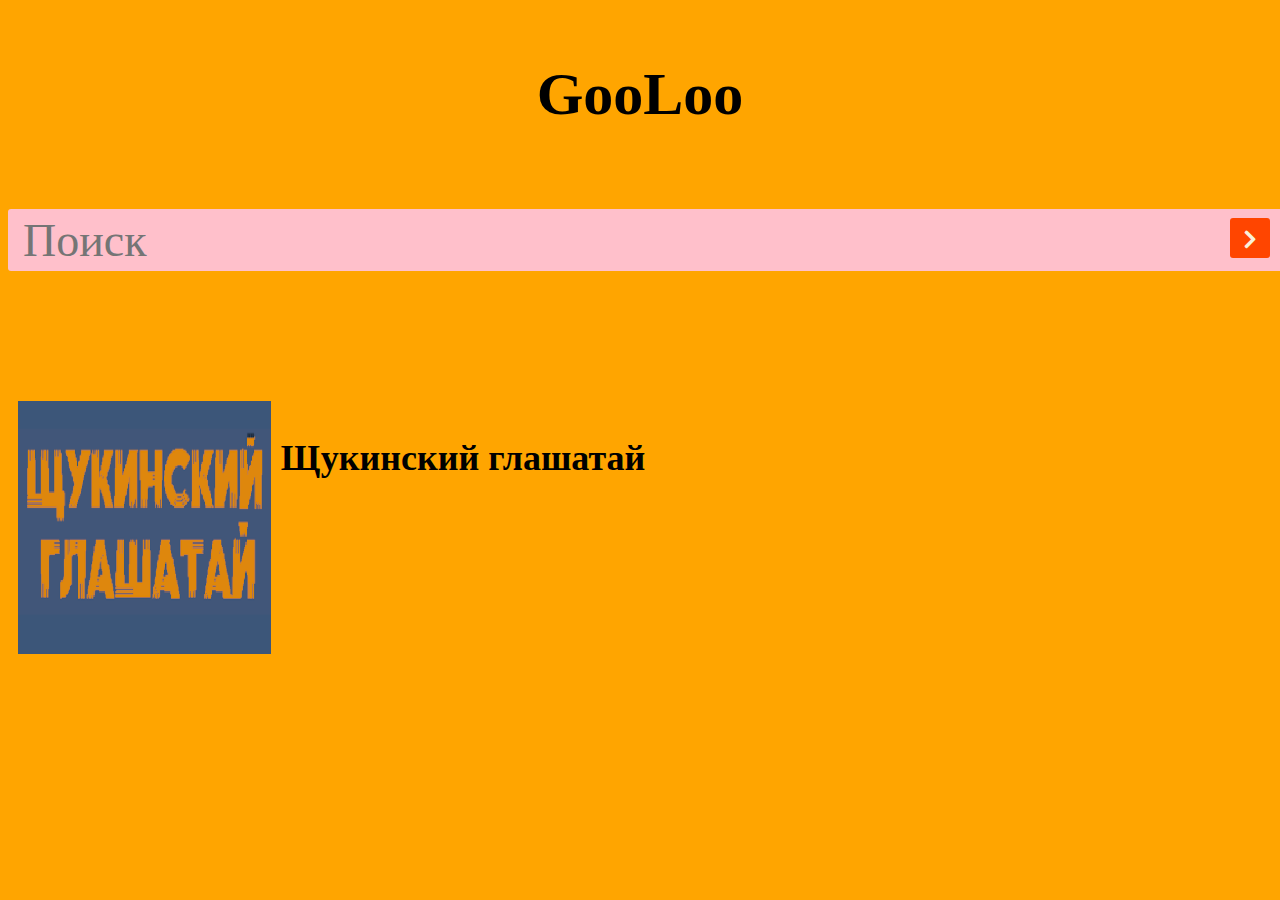
<file: index.html>
<!DOCTYPE html>
<html lang="en">
<head>
  <meta charset="UTF-8">
  <link rel="stylesheet" type="text/css" href="css/search.css">
  <link rel="stylesheet" href="https://maxcdn.bootstrapcdn.com/font-awesome/4.5.0/css/font-awesome.min.css">
  <meta http-equiv="X-UA-Compatible" content="IE=edge">
  <meta name="viewport" content="width=device-width, initial-scale=1.0">
  <title>GooLoo</title>
</head>
<body style="background-color:orange;">

    <h1 class="center">GooLoo</h1>

    <div class="d2">
      <form onsubmit="changelocation(event)">
        <input type="text" placeholder="Поиск" class="main-input">
        <button type="submit"></button>
      </form>
    </div>
    <script src="script.js"></script>

    <div style="padding-top: 100px;">

        <div class="right"><img src="photos/header_mini.png" width="20%" align="left" hspace="10"></div>
        <a href="main.html"><p><b>Щукинский глашатай</b></p></a>

    </div>

</body>
</html>
</file>
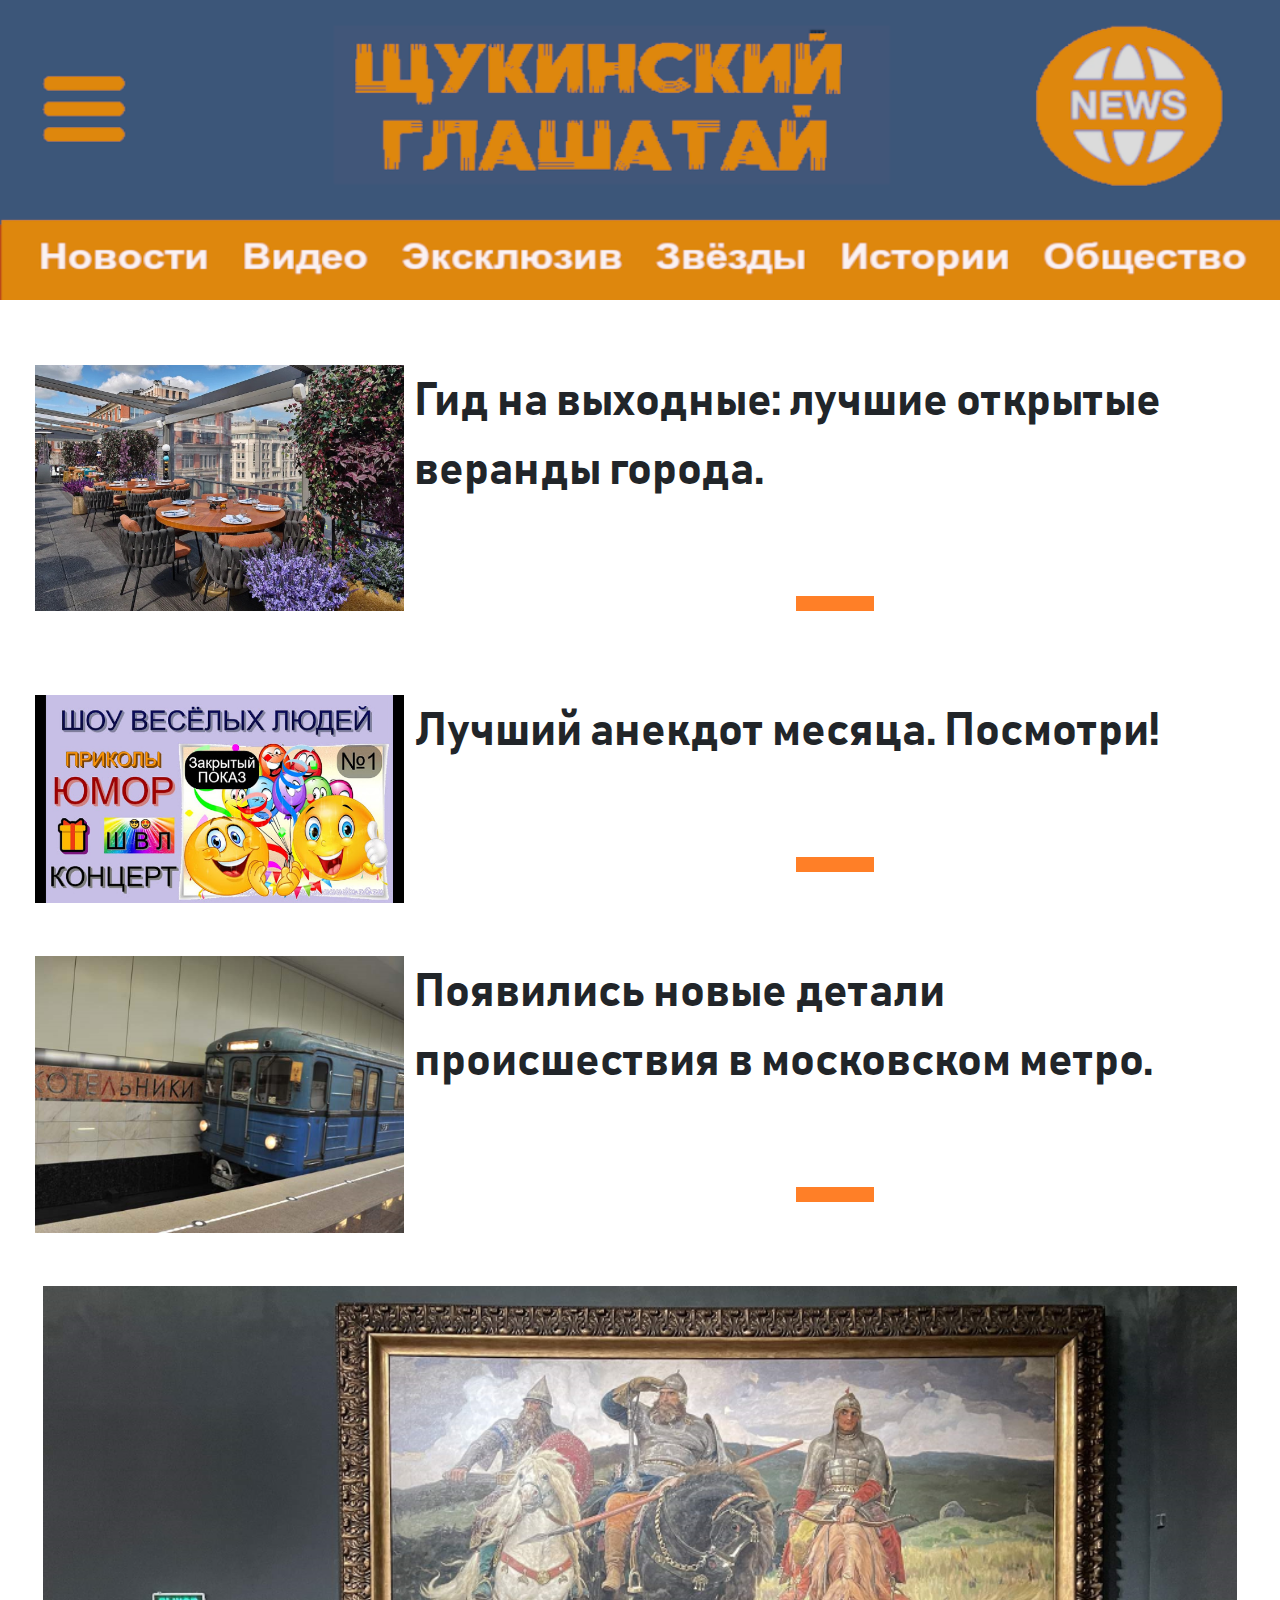
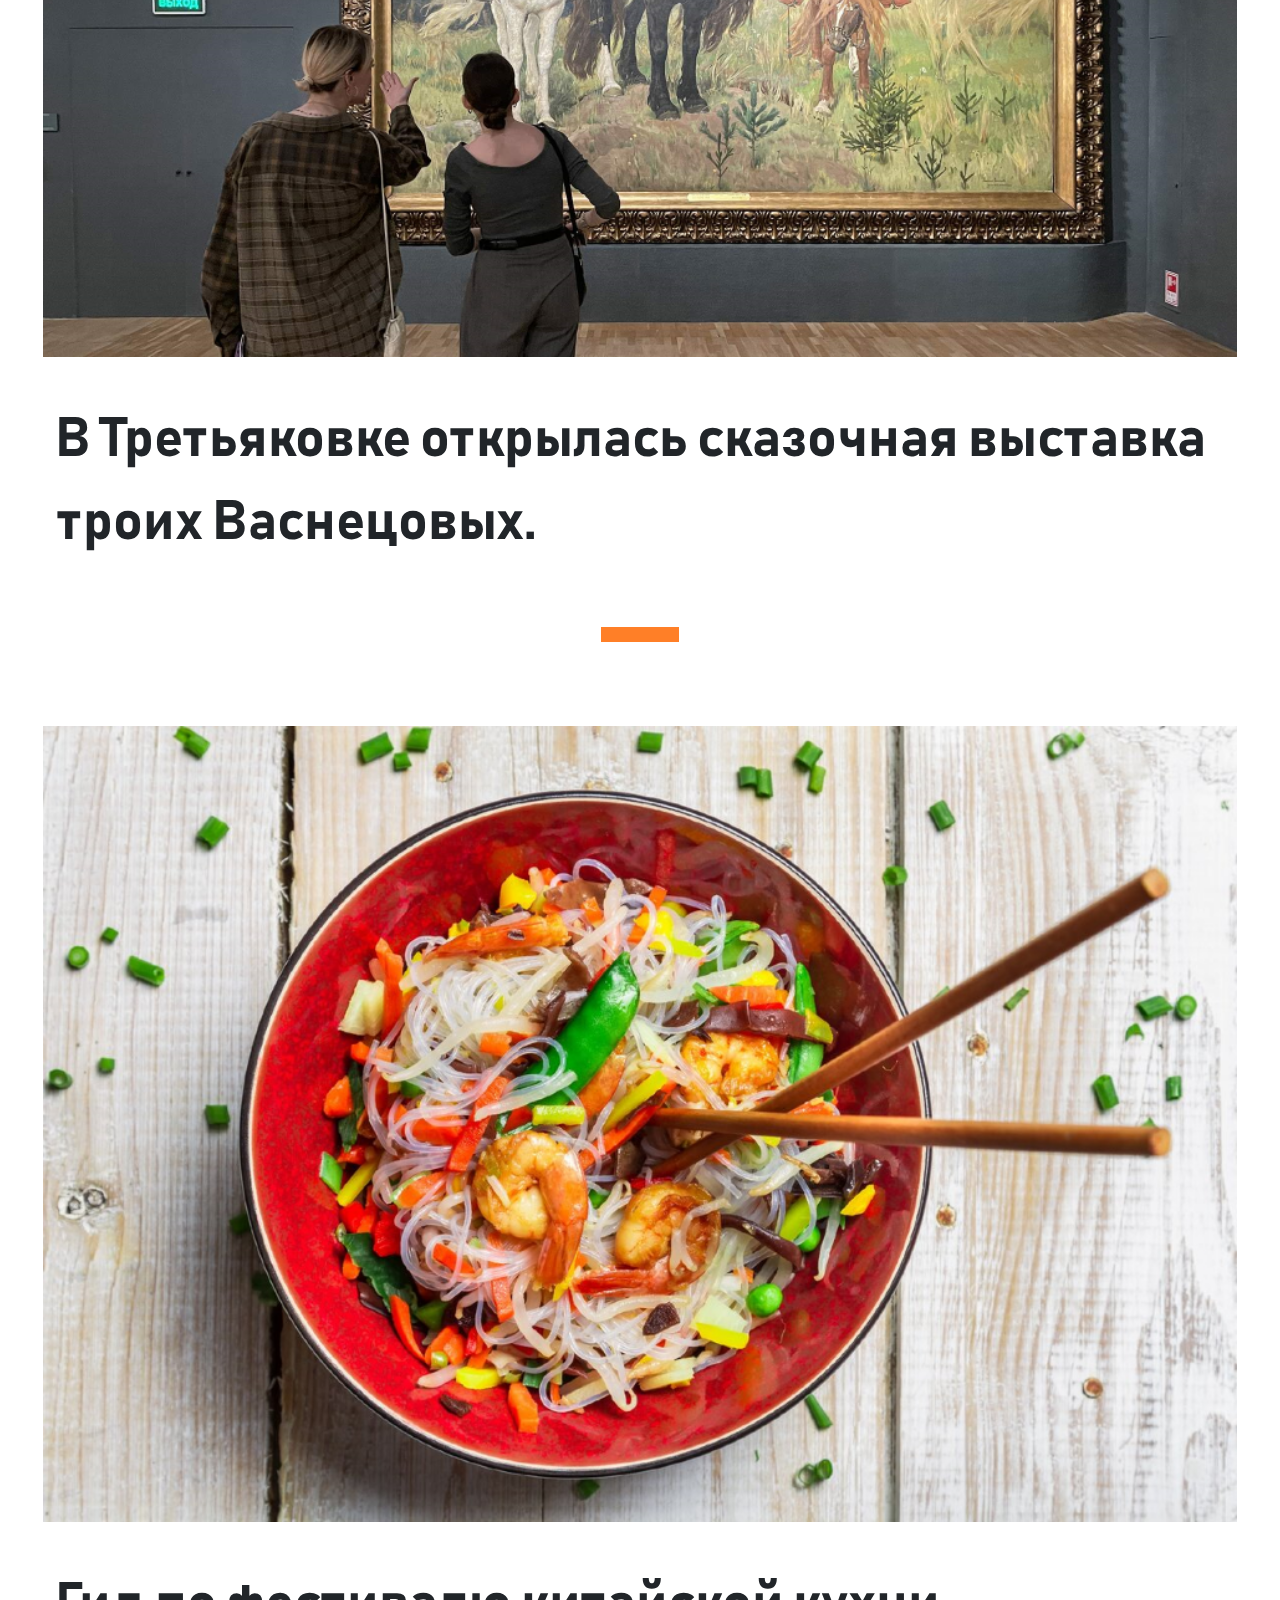
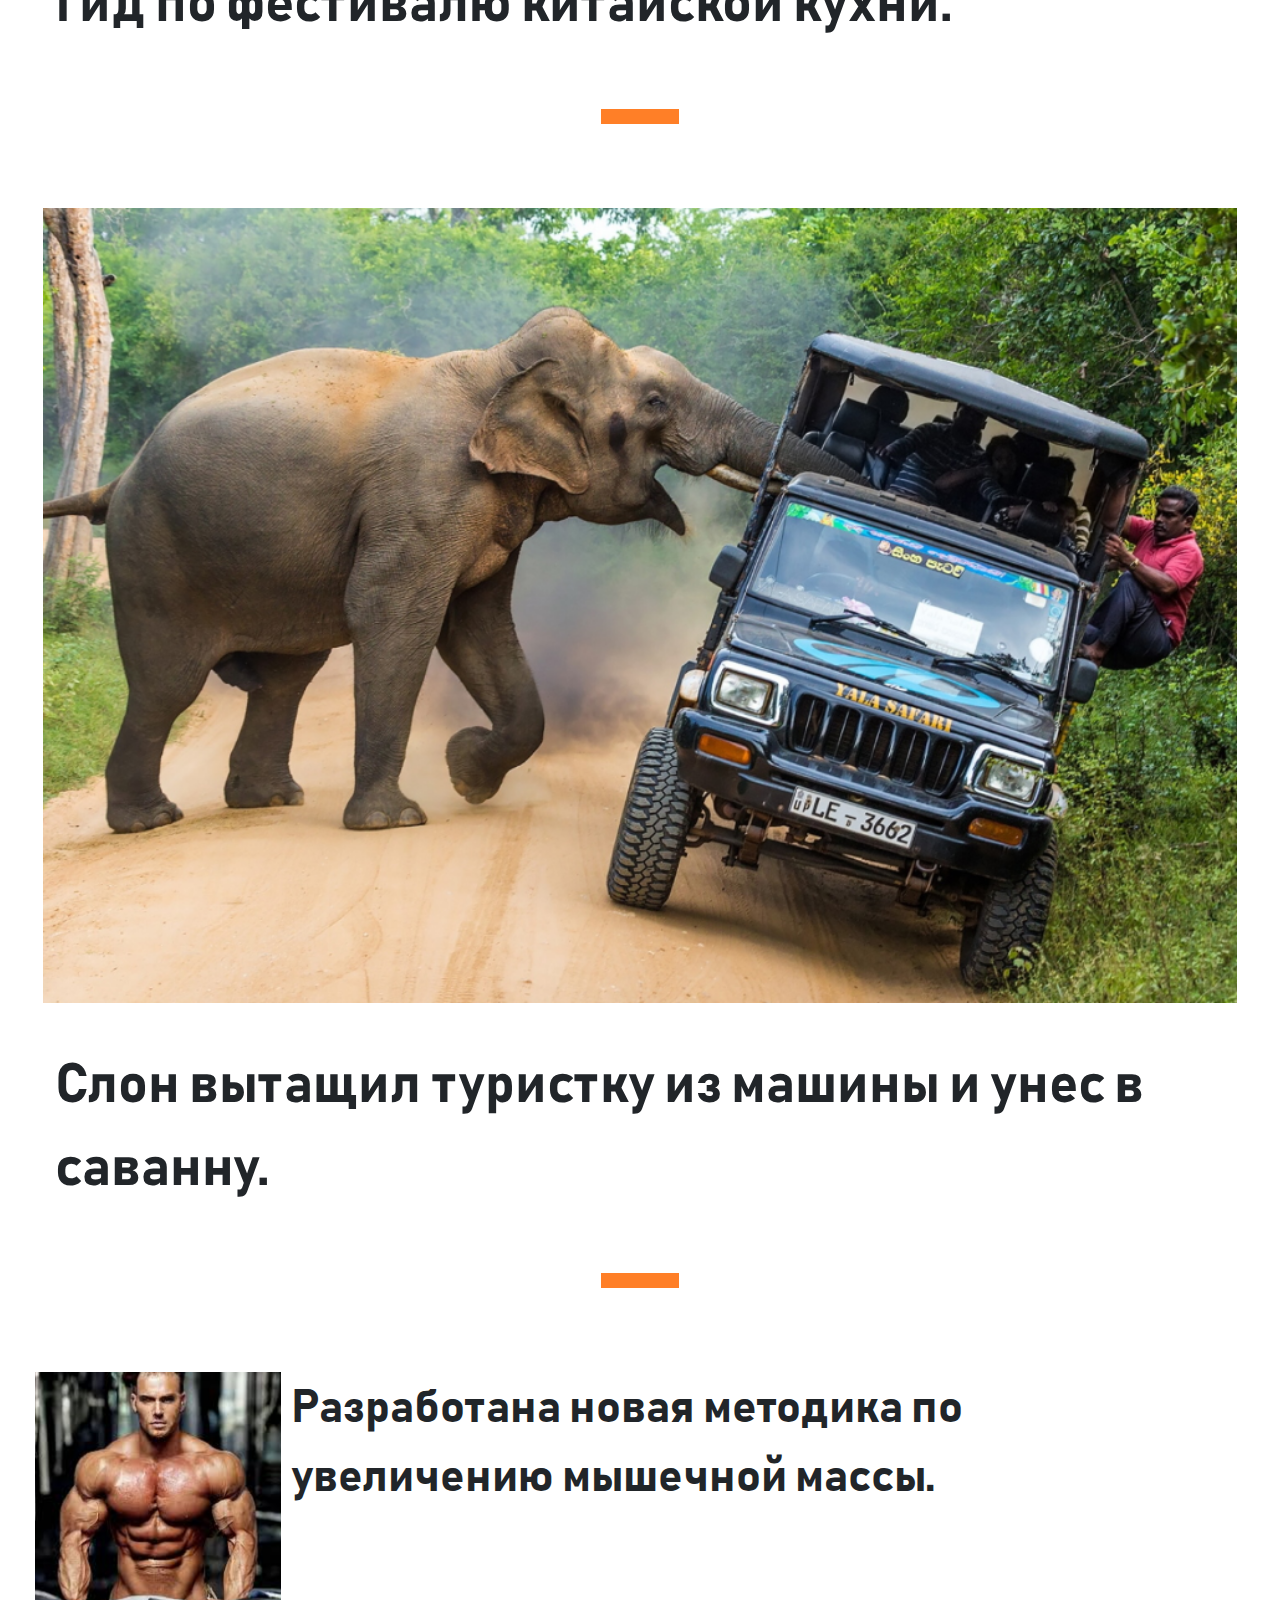
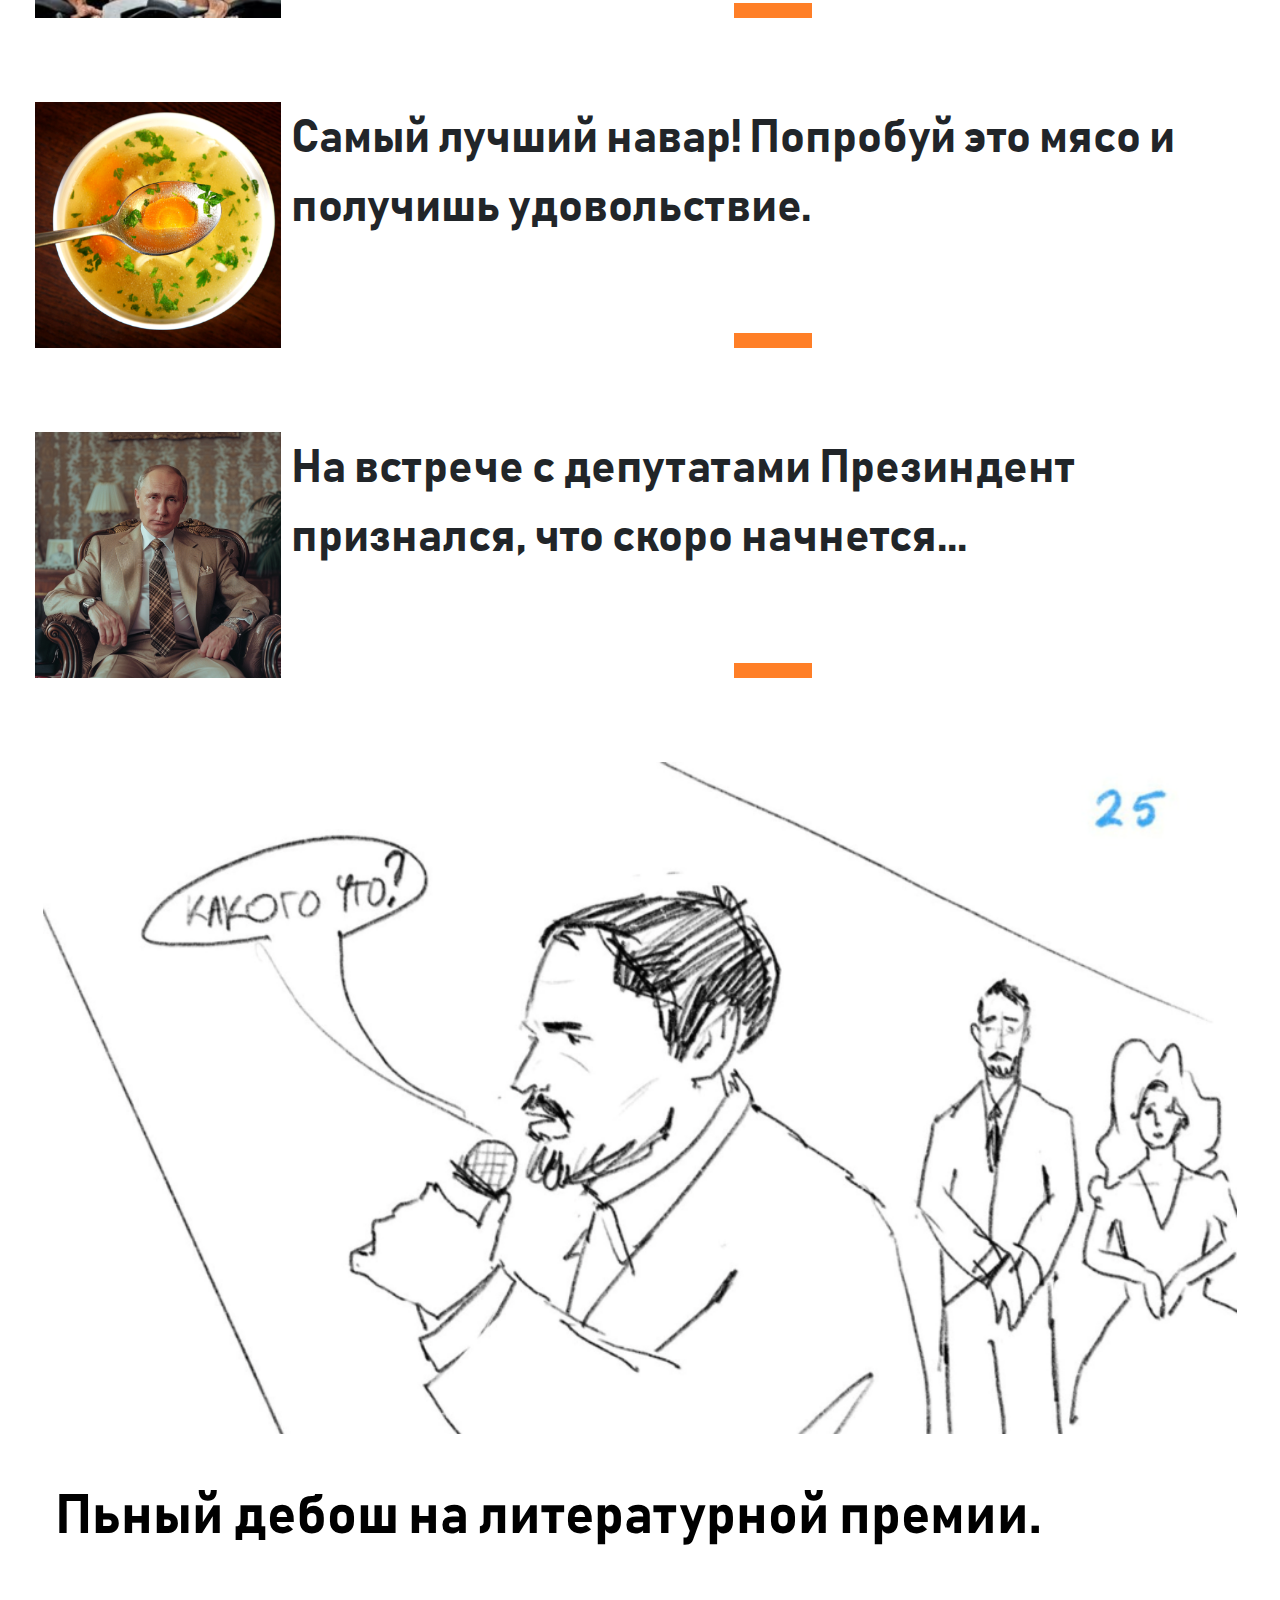
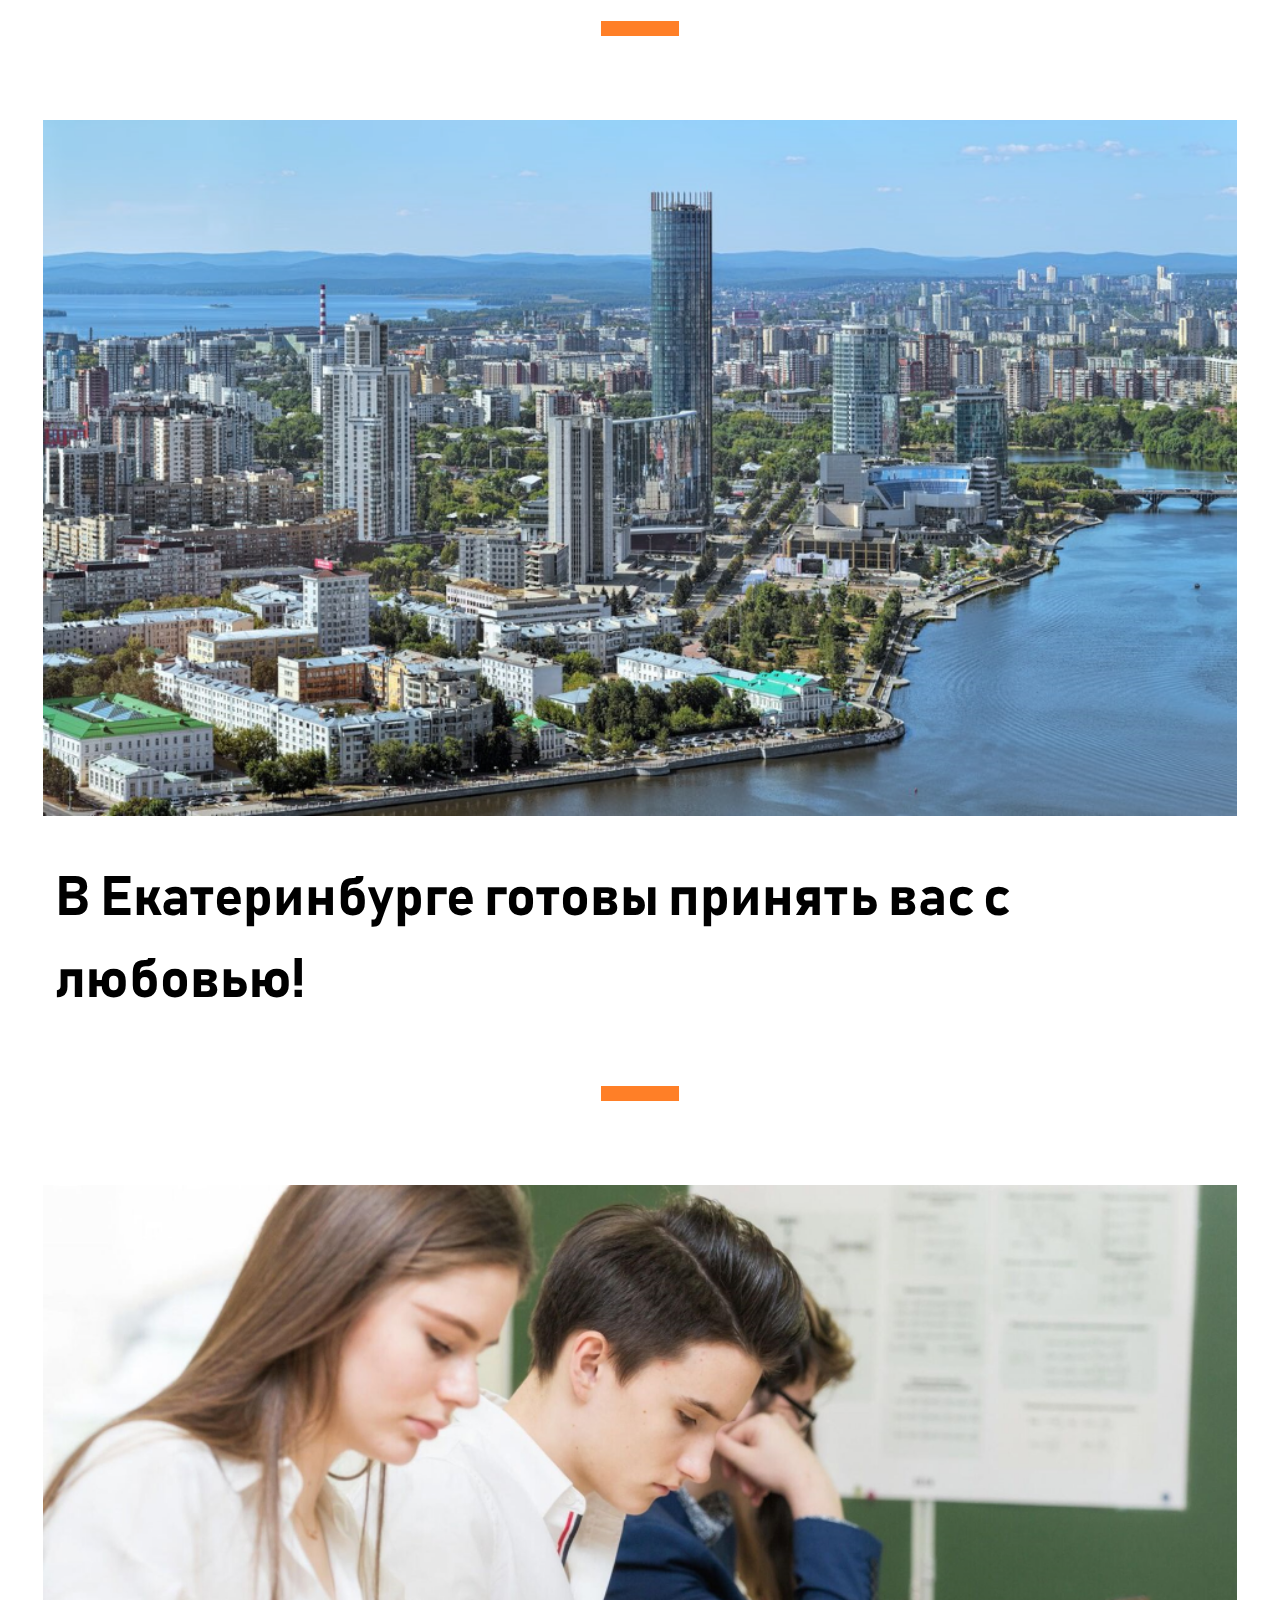
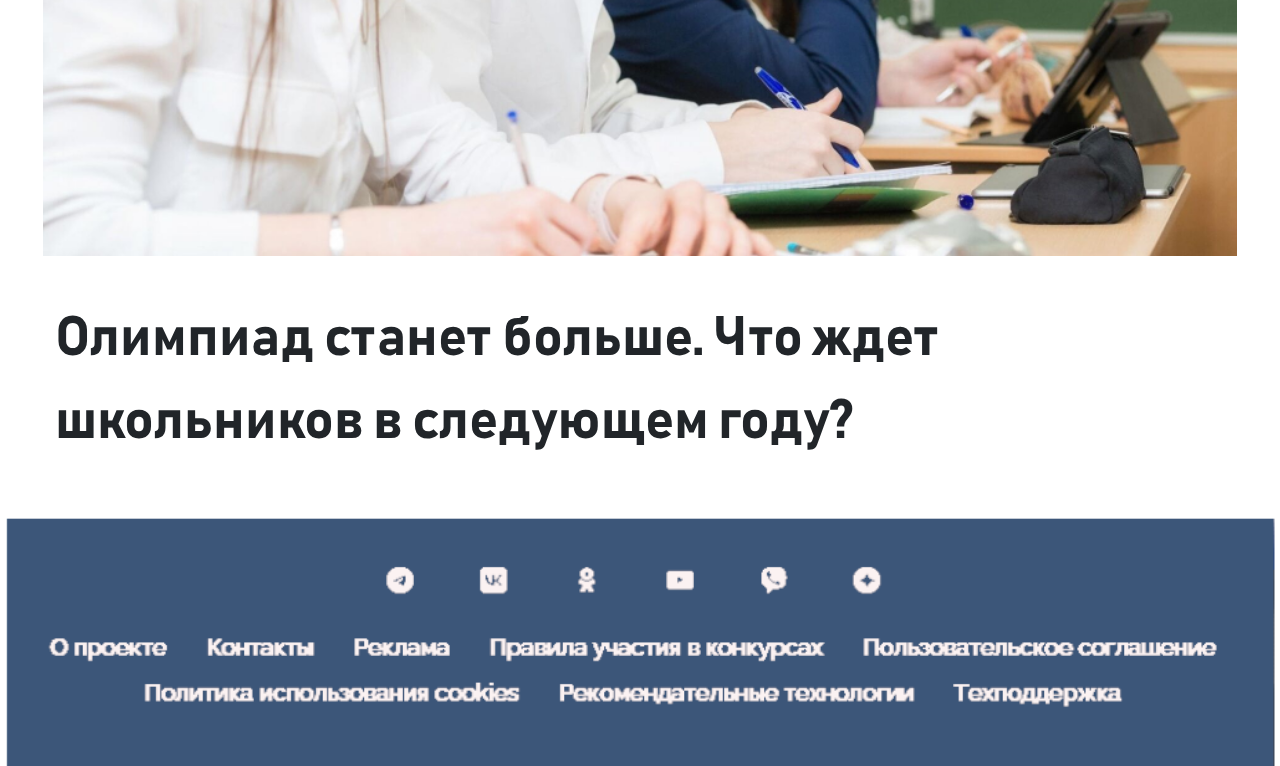
<file: main.html>
<!DOCTYPE html>
<html lang="ru">
<head>

    <link href="https://cdn.jsdelivr.net/npm/bootstrap@5.3.3/dist/css/bootstrap.min.css" rel="stylesheet" integrity="sha384-QWTKZyjpPEjISv5WaRU9OFeRpok6YctnYmDr5pNlyT2bRjXh0JMhjY6hW+ALEwIH" crossorigin="anonymous">
    <meta charset="UTF-8">
    <link rel="stylesheet" type="text/css" href="css/main.css">
    <title>Щукинский глашатай</title>

</head>


<body style="background-color:white;">

    <header>
        <img src="photos/header.png" width="100%" height="300">
    </header>

    <div class="content">

         <div class="right"><img src="photos/photo_mini_index_1.png" align="left" hspace="10" width="30%"></div>
        <p class="minibig"><b>Гид на выходные: лучшие открытые веранды города.</b></p>
        <div class="hr"><img src="photos/hr.png"></div>

        <div class="right"><img src="photos/photo_mini_index_2.png" align="left" hspace="10" width="30%"></div>
        <p class="minibig"><b>Лучший анекдот месяца. Посмотри!</b></p>
        <div class="hr"><img src="photos/hr.png"></div>

        <div class="right"><img src="photos/photo_mini_index_3.png" align="left" hspace="10" width="30%"></div>
        <p class="minibig"><b>Появились новые детали происшествия в московском метро.</b></p>
        <div class="hr"><img src="photos/hr.png"></div>

        <div class="center"><img src="photos/index_photo_1.png" align="middle" width="97%"></div>
        <p class="big"><b>В Третьяковке открылась сказочная выставка троих Васнецовых.</b></p>
        <div class="hr"><img src="photos/hr.png"></div>

        <div class="center"><img src="photos/index_photo_2.png" align="middle" width="97%"></div>
        <p class="big"><b>Гид по фестивалю китайской кухни.</b></p>
        <div class="hr"><img src="photos/hr.png"></div>

        <div class="center"><img src="photos/index_photo_3.png" align="middle" width="97%"></div>
        <p class="big"><b>Слон вытащил туристку из машины и унес в саванну.</b></p>
        <div class="hr"><img src="photos/hr.png"></div>

       <div class="right"><img src="photos/index_photo_mini_1.png" align="left" hspace="10" width="20%"></div>
        <p class="minibig"><b>Разработана новая методика по увеличению мышечной массы.</b></p>
        <div class="hr"><img src="photos/hr.png"></div>

        <div class="right"><img src="photos/index_photo_mini_2.png" align="left" hspace="10" width="20%"></div>
        <p class="minibig"><b>Самый лучший навар! Попробуй это мясо и получишь удовольствие.</b></p>
        <div class="hr"><img src="photos/hr.png"></div>

        <div class="right"><img src="photos/index_photo_mini_3.png" align="left" hspace="10" width="20%"></div>
        <p class="minibig"><b>На встрече с депутатами Презиндент признался, что скоро начнется...</b></p>
        <div class="hr"><img src="photos/hr.png"></div>

        <div class="center"><img src="photos/news_photo_2.png" align="middle" width="97%"></div>
        <a href="news.html"><p class="big"><b>Пьный дебош на литературной премии.</b></p></a>
        <div class="hr"><img src="photos/hr.png"></div>

        <div class="center"><img src="photos/index_photo_4.png" align="middle" width="97%"></div>
        <a href="main.html"><p class="big"><b>В Екатеринбурге готовы принять вас с любовью!</b></p></a>
        <div class="hr"><img src="photos/hr.png"></div>

        <div class="center"><img src="photos/index_photo_5.png" align="middle" width="97%"></div>
        <p class="big"><b>Олимпиад станет больше. Что ждет школьников в следующем году?</b></p>

    </div>

    <footer>
        <img src="photos/footer.png" width="100%" height="250">
    </footer>

</body>
</html>
</file>
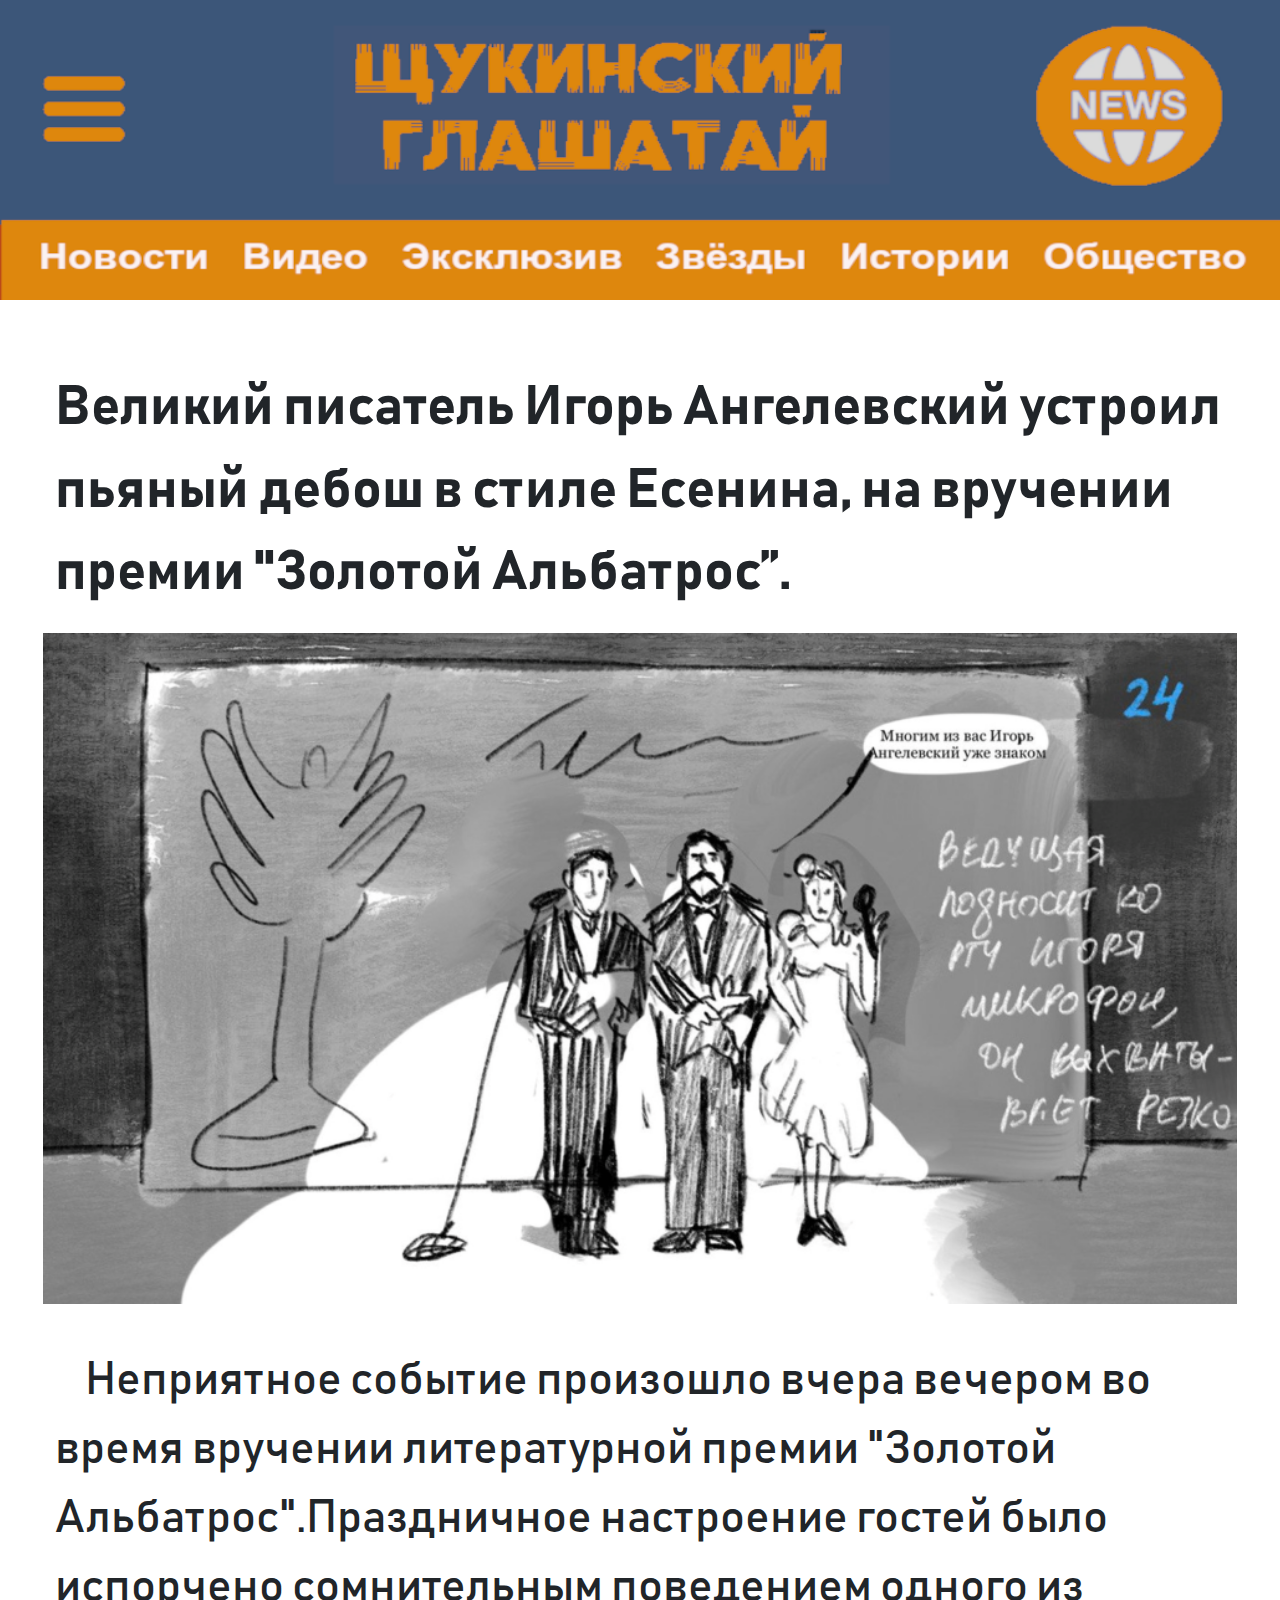
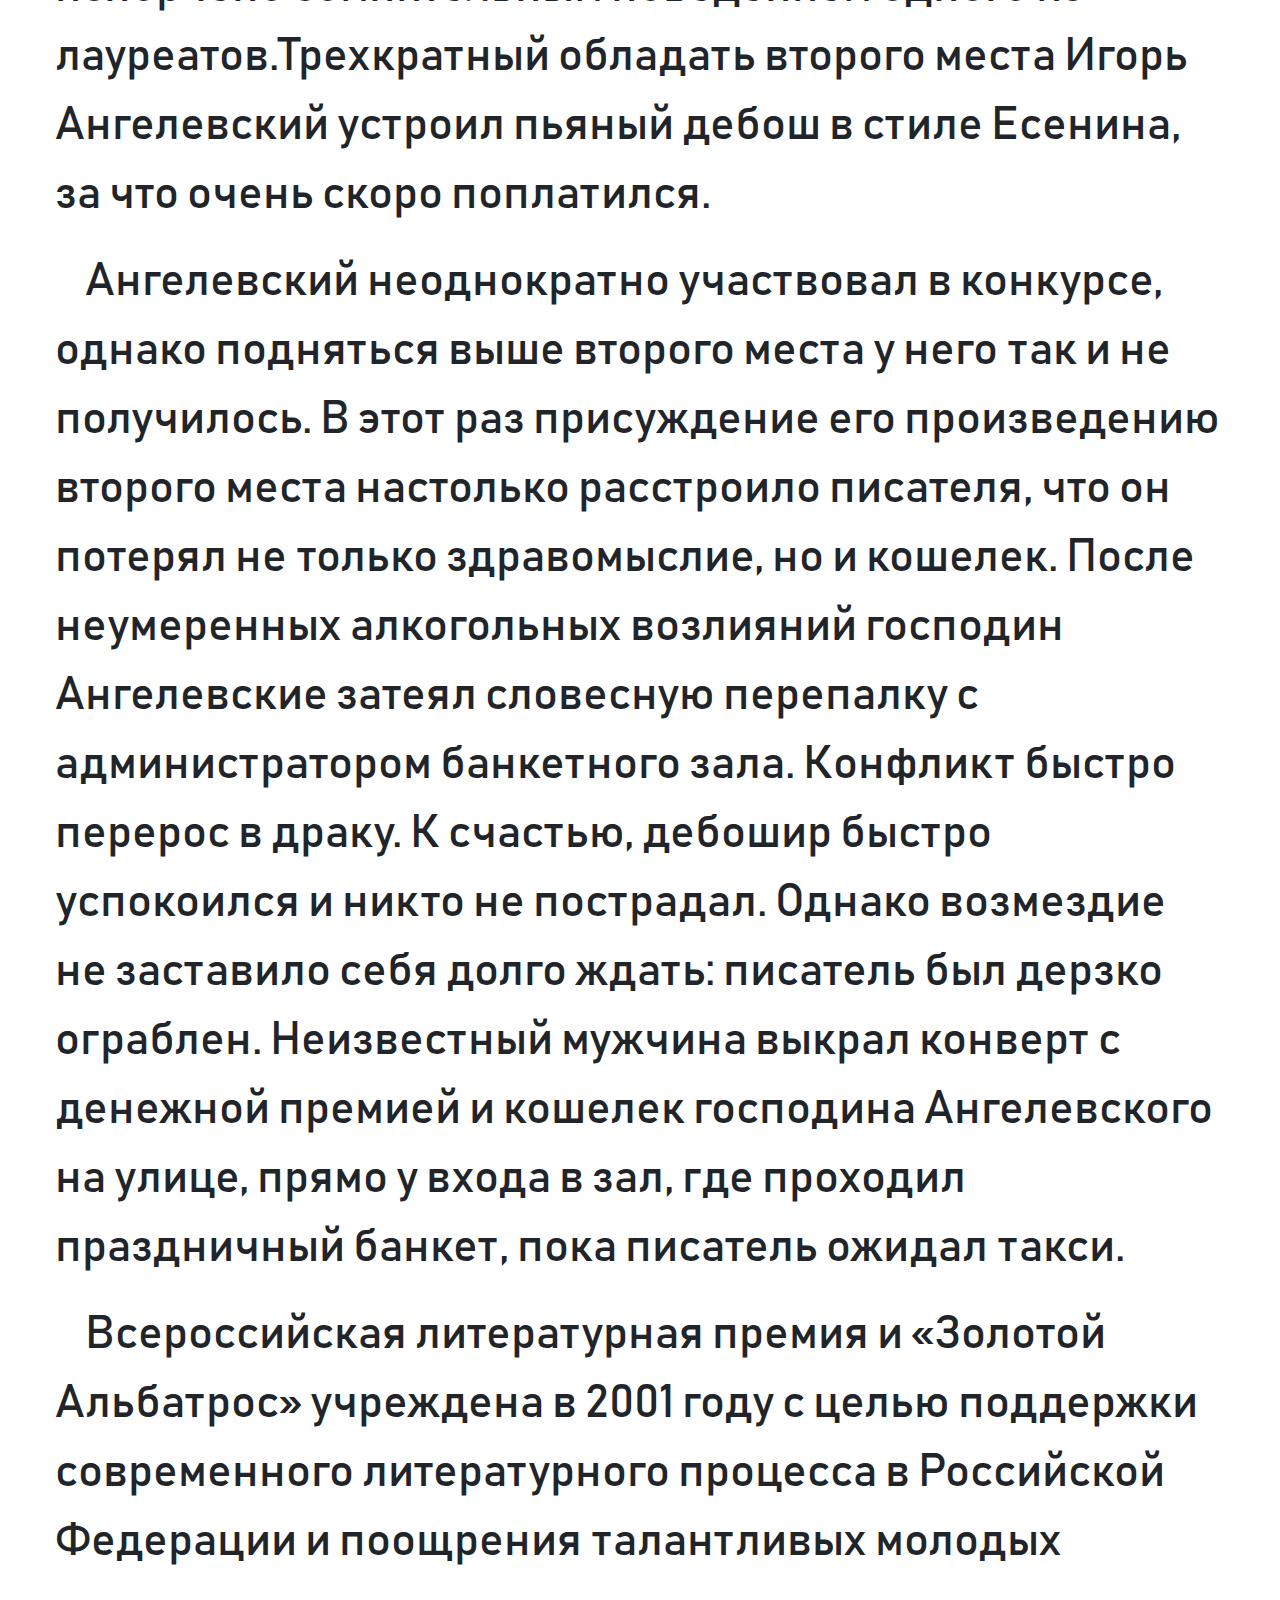
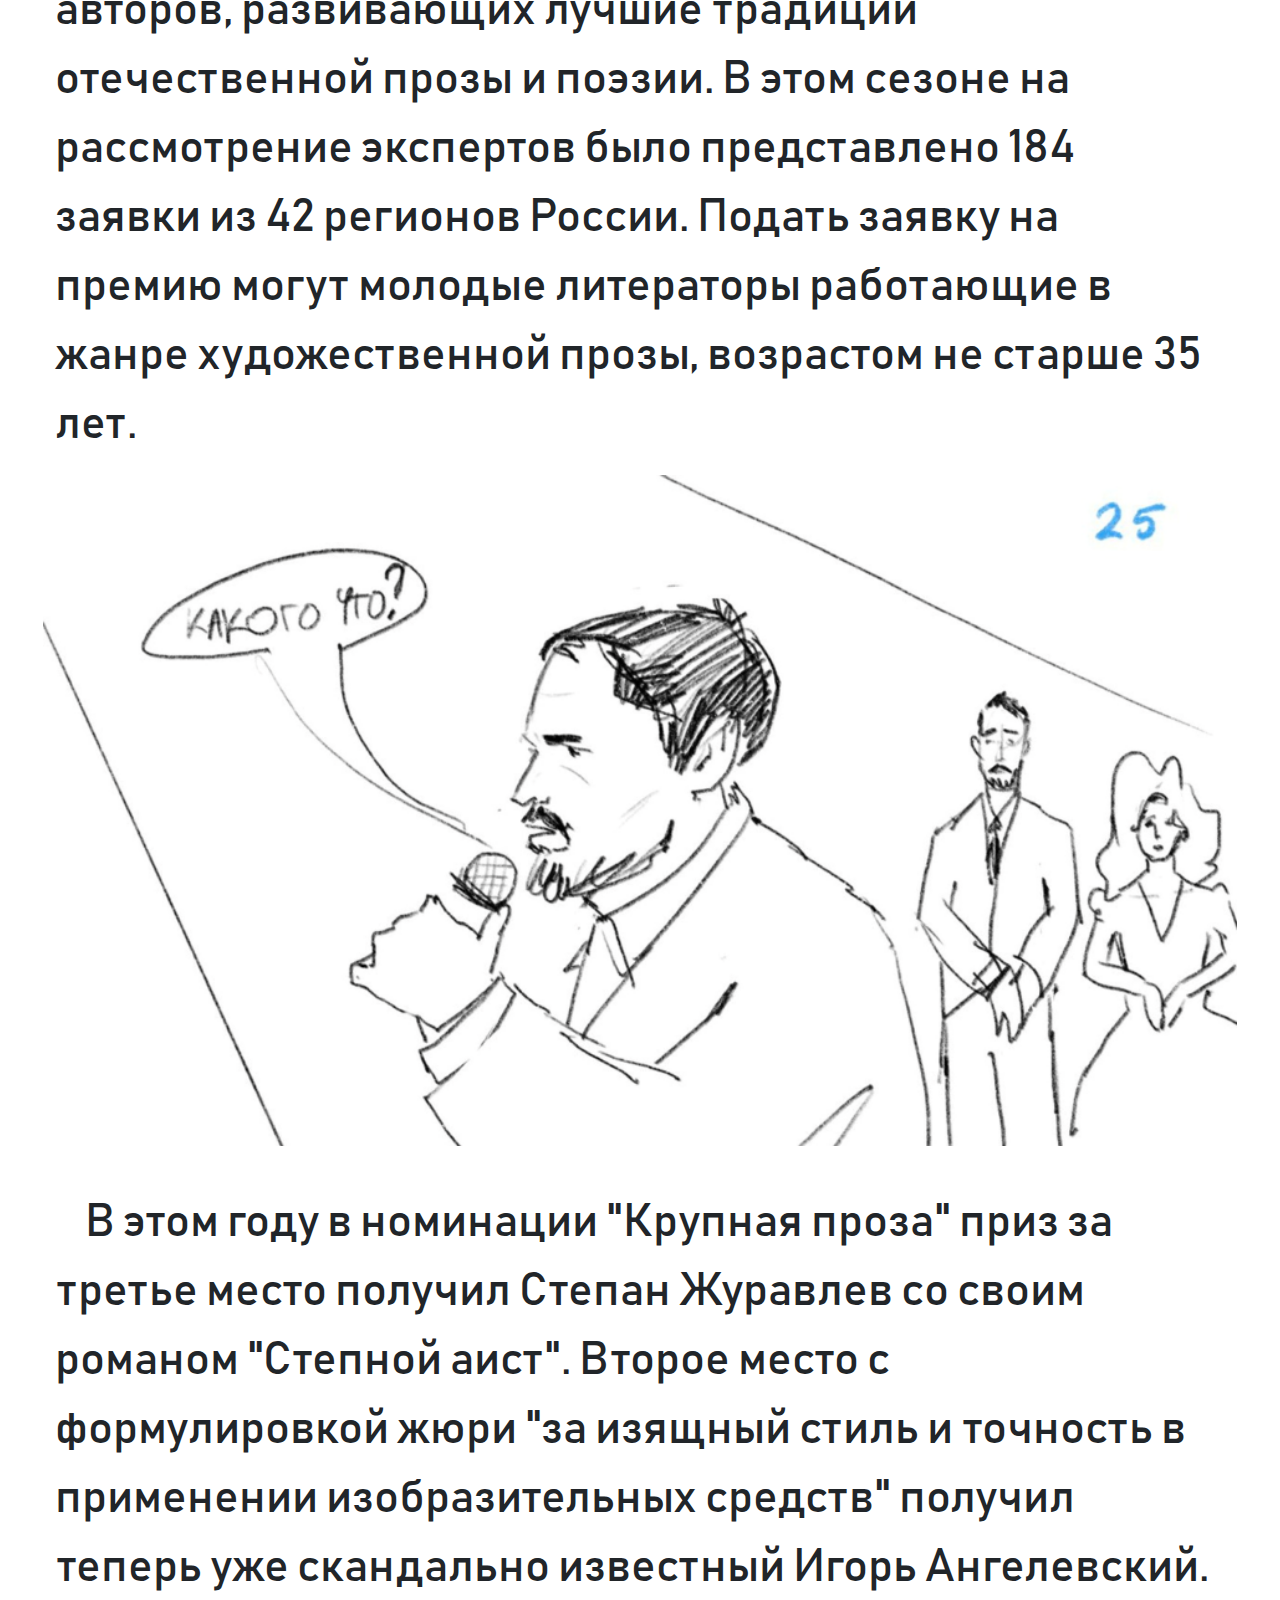
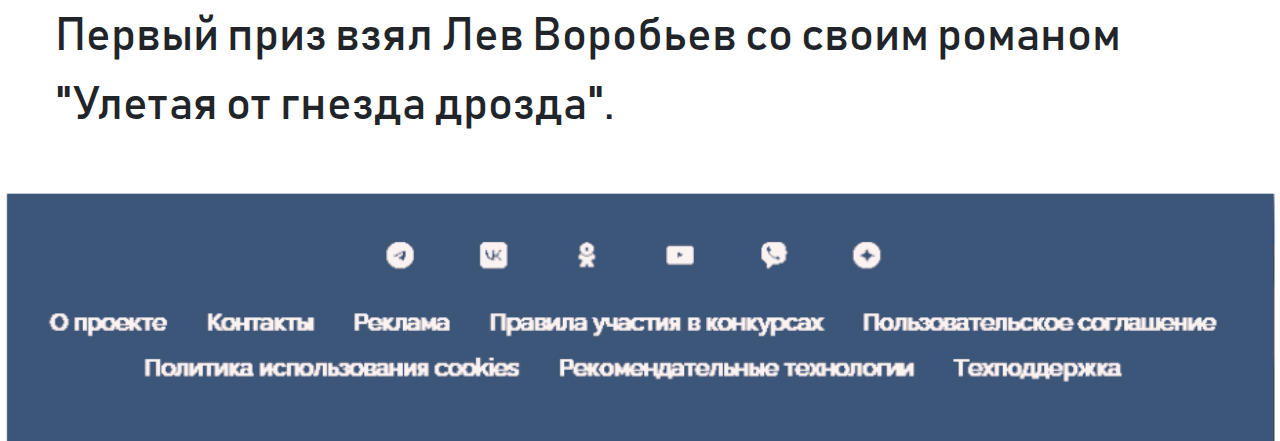
<file: news.html>
<!DOCTYPE html>
<html lang="ru">
<head>

    <link href="https://cdn.jsdelivr.net/npm/bootstrap@5.3.3/dist/css/bootstrap.min.css" rel="stylesheet" integrity="sha384-QWTKZyjpPEjISv5WaRU9OFeRpok6YctnYmDr5pNlyT2bRjXh0JMhjY6hW+ALEwIH" crossorigin="anonymous">
    <meta charset="UTF-8">
    <link rel="stylesheet" type="text/css" href="css/main.css">
    <title>Пьяный дебош</title>

</head>


<body style="background-color:white;">

    <header>
        <img src="photos/header.png" width="100%" height="300">
    </header>

    <div class="content">

        <p class="big"><b>Великий писатель Игорь Ангелевский устроил пьяный дебош в стиле Есенина, на вручении премии "Золотой Альбатрос”.</b></p>

        <div class="center"><img src="photos/news_photo_1.png" align="middle" width="97%"></div>

        <p>Неприятное событие произошло вчера вечером во время вручении литературной премии "Золотой Альбатрос".Праздничное настроение гостей было испорчено сомнительным поведением одного из лауреатов.Трехкратный обладать второго места Игорь Ангелевский устроил пьяный дебош в стиле Есенина, за что очень скоро поплатился.</p>
        <p>Ангелевский неоднократно участвовал в конкурсе, однако подняться выше второго места у него так и не получилось. В этот раз присуждение его произведению второго места настолько расстроило писателя, что он потерял не только здравомыслие, но и кошелек. После неумеренных алкогольных возлияний господин Ангелевские затеял словесную перепалку с администратором банкетного зала. Конфликт быстро перерос в драку. К счастью, дебошир быстро успокоился и никто не пострадал. Однако возмездие не заставило себя долго ждать: писатель был дерзко ограблен. Неизвестный мужчина выкрал конверт с денежной премией и кошелек господина Ангелевского на улице, прямо у входа в зал, где проходил праздничный банкет, пока писатель ожидал такси.</p>
        <p>Всероссийская литературная премия и «Золотой Альбатрос» учреждена в 2001 году с целью поддержки современного литературного процесса в Российской Федерации и поощрения талантливых молодых авторов, развивающих лучшие традиции отечественной прозы и поэзии. В этом сезоне на рассмотрение экспертов было представлено 184 заявки из 42 регионов России. Подать заявку на премию могут молодые литераторы работающие в жанре художественной прозы, возрастом не старше 35 лет.</p>

        <div class="center"><img src="photos/news_photo_2.png" align="middle" width="97%"></div>

        <p>В этом году в номинации "Крупная проза" приз за третье место получил Степан Журавлев со своим романом "Степной аист". Второе место с формулировкой жюри "за изящный стиль и точность в применении изобразительных средств" получил теперь уже скандально известный Игорь Ангелевский. Первый приз взял Лев Воробьев со своим романом "Улетая от гнезда дрозда".</p>
    </div>

    <footer>
        <img src="photos/footer.png" width="100%" height="250">
    </footer>

</body>
</html>
</file>
<file: css/search.css>
.right {
    text-align: right;
    padding-top: 30px;
}


.center {
    text-align: center;
    padding-bottom: 40px;
}


h1 {
    padding-top: 20px;
    font-size: 60px;

}


p {
    text-align: left;
    font-size: 36px;
}



.d2 {

}
.d2 input, .d2 button {
  border: none;
  outline: none;
  border-radius: 3px;
}
.d2 input {
  width: 100%;
  height: 60px;
  background: #FFC0CB;
  padding-left: 15px;
  font-size: 46px;
  font-family: Bahnschrift;
}
.d2 button {
  height: 40px;
  width: 40px;
  position: absolute;
  top: 218px;
  right: 10px;
  background: #FF4500;
  cursor: pointer;
}
.d2 button:before {
  content: "\f105";
  font-family: FontAwesome;
  color: #F9F0DA;
  font-size: 30px;
  font-weight: bold;
}


a {
    color: #000000; /* Цвет обычной ссылки */
    text-decoration: none; /* Убираем подчеркивание у ссылок */
   }
   a:hover {
    color: #800000; /* Цвет ссылки при наведении на нее курсора мыши */
    text-decoration: underline; /* Добавляем подчеркивание */
   }
</file>
<file: css/main.css>
/* header {
    position: sticky;
    top: 0;
    z-index: 1000;
}
576px
*/
@font-face {
  font-family: 'Bahnschrift';
  src: url('../fonts/Bahnschrift.ttf') format('woff2');
}


header {
    text-align: center;
    padding-bottom: 40px;
}


footer {
    text-align: center;
    padding-top: 10px;
}


.center {
    text-align: center;
    padding-bottom: 40px;
}

.hr {
    text-align: center;
    padding-top:40px;
    padding-bottom:80px;
}

.right {
    text-align: right;
    border: 30px;
}


.content {
    padding: 25px;
}


p {
     text-align: left;
     padding-top: 2px;
     padding-left: 30px;
     padding-right: 30px;
     font-size:46px;
     text-indent:30px;
     font-family: Bahnschrift;
}


.big {
     text-align: left;
     padding-bottom: 2px;
     padding-left: 30px;
     padding-right: 30px;
     font-family: Bahnschrift;
     font-size:55px;
     text-indent: 0px;
}


.minibig {
     text-align: left;
     padding-bottom: 30px;
     font-family: Bahnschrift;
     font-size:46px;
     text-indent: 0px;
}


a {
    color: #000000; /* Цвет обычной ссылки */
    text-decoration: none; /* Убираем подчеркивание у ссылок */
   }
   a:hover {
    color: #800000; /* Цвет ссылки при наведении на нее курсора мыши */
    text-decoration: underline; /* Добавляем подчеркивание */
   }


@media screen and (max-width: 768px) {

}
</file>
